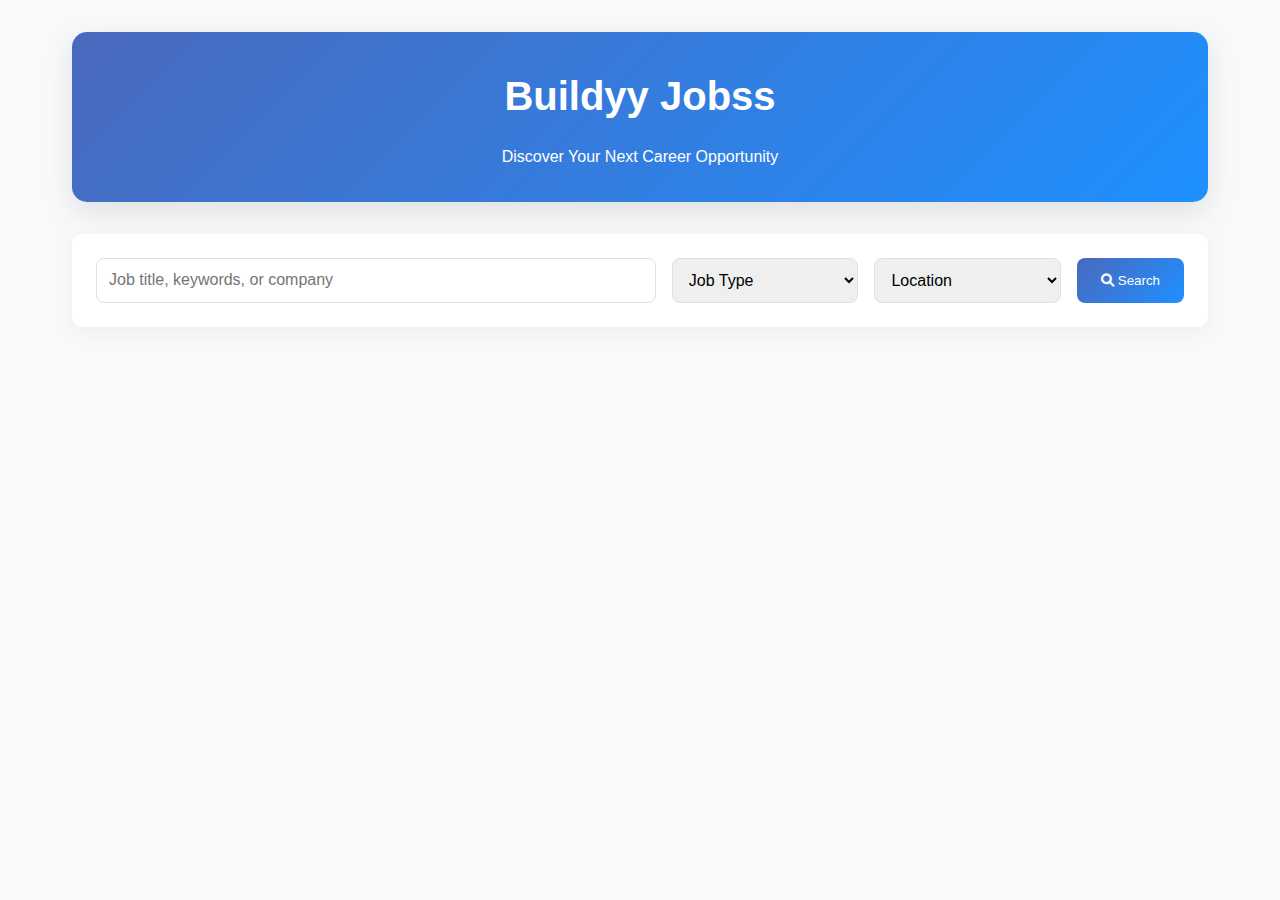
<file: job-search/index.html>
<!DOCTYPE html>
<html lang="en">
<head>
    <meta charset="UTF-8">
    <meta name="viewport" content="width=device-width, initial-scale=1.0">
    <title>CareerPro - Advanced Job Search</title>
    <link href="https://cdnjs.cloudflare.com/ajax/libs/font-awesome/6.0.0-beta3/css/all.min.css" rel="stylesheet">
    <link rel="stylesheet" href="style.css">
</head>
<body>
    <div class="job-search-container">
        <div class="search-header">
            <h1>Buildyy Jobss</h1>
            <p>Discover Your Next Career Opportunity</p>
        </div>

        <form class="job-search-form" id="job-search-form">
            <input 
                type="text" 
                id="search-query" 
                placeholder="Job title, keywords, or company" 
                required
            >
            <select id="employment-type">
                <option value="">Job Type</option>
                <option value="FULL_TIME">Full-time</option>
                <option value="PART_TIME">Part-time</option>
                <option value="CONTRACT">Contract</option>
            </select>
            <select id="location">
                <option value="">Location</option>
                <option value="Remote">Remote</option>
                <option value="Onsite">Onsite</option>
            </select>
            <button type="submit" class="search-btn">
                <i class="fas fa-search"></i> Search
            </button>
        </form>

        <div id="loading">
            <p>Finding your perfect job...</p>
        </div>

        <div id="job-results"></div>
    </div>
    <script src="./script.js"></script>
</body>
</html>
</file>
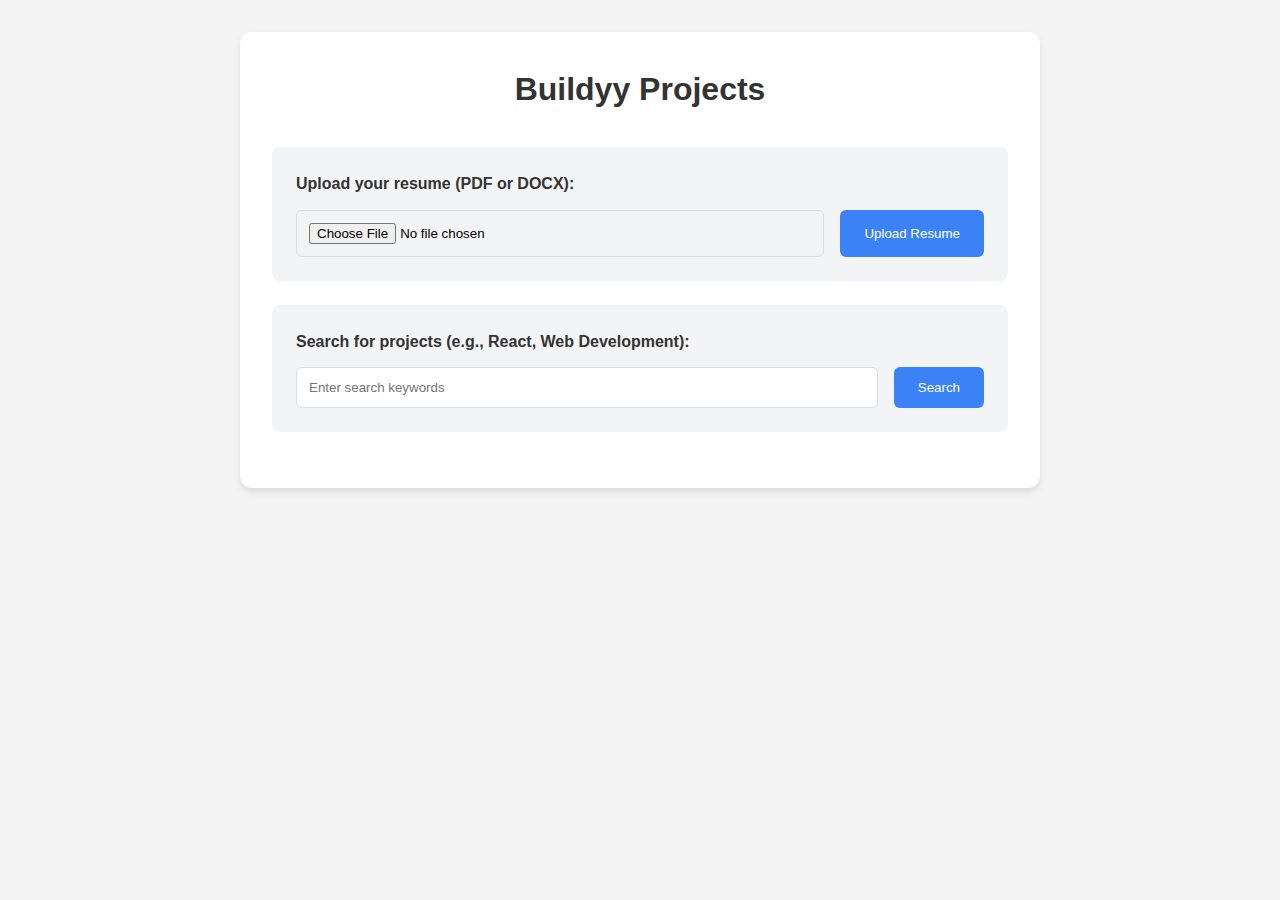
<file: projects-search/index.html>
<!DOCTYPE html>
<html lang="en">
<head>
    <meta charset="UTF-8">
    <meta name="viewport" content="width=device-width, initial-scale=1.0">
    <title>Project Recommendation App</title>
    <link rel="stylesheet" href="style.css">
</head>
<body>
    <div class="container">
        <h1 class="title">Buildyy Projects </h1>

        <div class="upload-section">
            <form id="resume-upload-form">
                <label for="resume-file">Upload your resume (PDF or DOCX):</label>
                <div class="input-group">
                    <input type="file" id="resume-file" accept=".pdf, .docx" required>
                    <button type="submit" class="btn">Upload Resume</button>
                </div>
            </form>
        </div>

        <div class="search-section">
            <label for="manual-search">Search for projects (e.g., React, Web Development):</label>
            <div class="input-group">
                <input type="text" id="manual-search" placeholder="Enter search keywords">
                <button id="search-btn" class="btn">Search</button>
            </div>
        </div>

        <div id="project-recommendations">
            <!-- Recommended projects will appear here -->
        </div>
    </div>
    <script src="./script.js"></script>
</body>
</html>
</file>
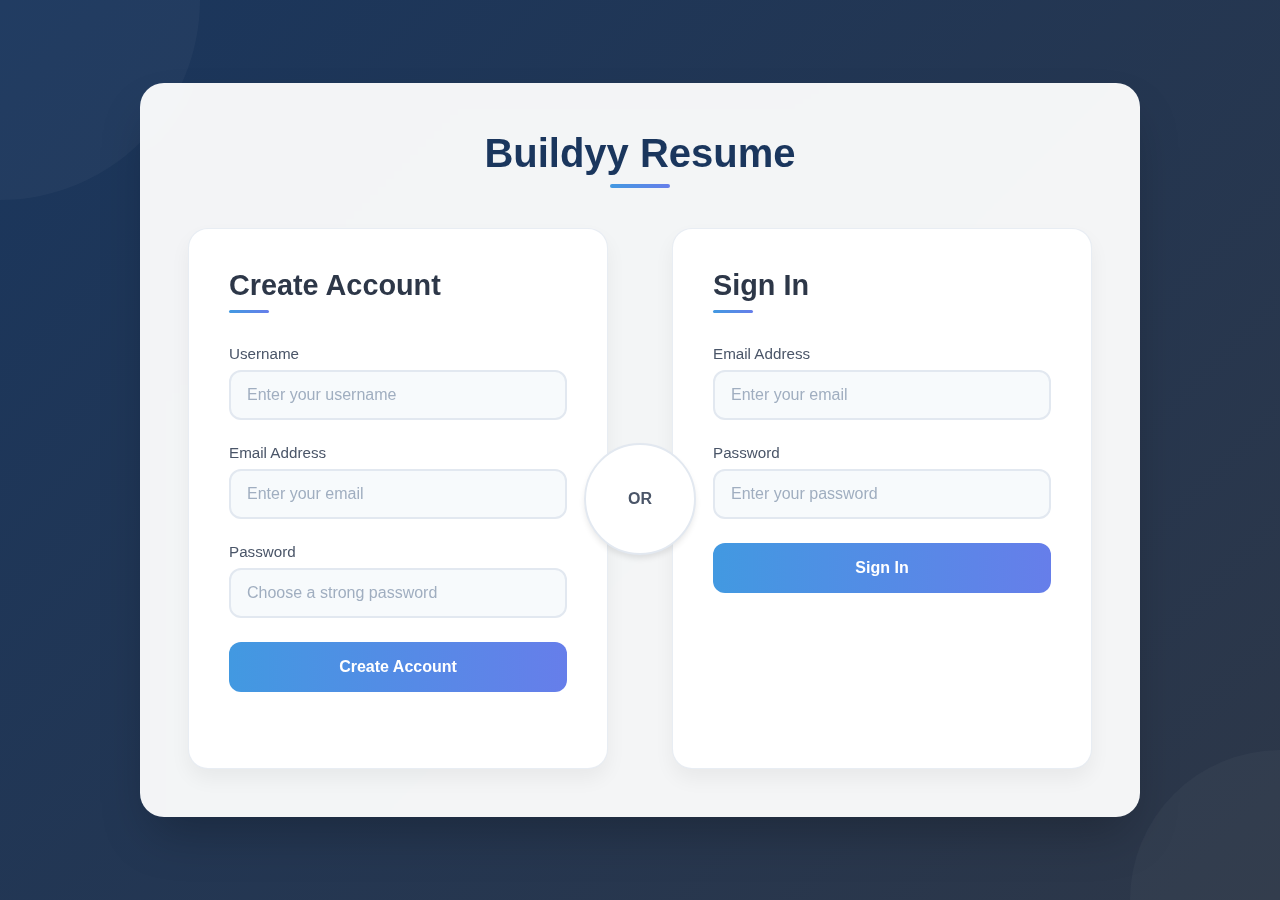
<file: login/login.html>
<!DOCTYPE html>
<html lang="en">
<head>
  <meta charset="UTF-8">
  <meta name="viewport" content="width=device-width, initial-scale=1.0">
  <title>Login and Signup</title>
  <link rel="stylesheet" href="styles.css">
</head>
<body>
  <!-- Animated background circles -->
  <div class="bg-circle"></div>
  <div class="bg-circle"></div>

  <div id="auth-container">
    <h1>Buildyy Resume</h1>
    <div id="forms">
      <!-- Signup Form -->
      <div id="signup-form">
        <h2>Create Account</h2>
        <div class="input-group">
          <label for="signup-username">Username</label>
          <input type="text" id="signup-username" placeholder="Enter your username" required>
        </div>

        <div class="input-group">
          <label for="signup-email">Email Address</label>
          <input type="email" id="signup-email" placeholder="Enter your email" required>
        </div>

        <div class="input-group">
          <label for="signup-password">Password</label>
          <input type="password" id="signup-password" placeholder="Choose a strong password" required>
        </div>

        <button id="signup-btn">Create Account</button>
        <div id="signup-message" class="message"></div>
      </div>

      <!-- Login Form -->
      <div id="login-form">
        <h2>Sign In</h2>
        <div class="input-group">
          <label for="login-email">Email Address</label>
          <input type="email" id="login-email" placeholder="Enter your email" required>
        </div>

        <div class="input-group">
          <label for="login-password">Password</label>
          <input type="password" id="login-password" placeholder="Enter your password" required>
        </div>

        <button id="login-btn">Sign In</button>
        <div id="login-message" class="message"></div>
      </div>
    </div>
  </div>
  <script src="./script.js"></script>
</body>
</html>
</file>
<file: job-search/style.css>
:root {
    --primary-color: #4a69bd;
    --secondary-color: #1e90ff;
    --background-light: #f8f9fa;
    --text-dark: #2c3e50;
    --gradient-primary: linear-gradient(135deg, #4a69bd 0%, #1e90ff 100%);
}

* {
    margin: 0;
    padding: 0;
    box-sizing: border-box;
}

body {
    font-family: 'Inter', sans-serif;
    background-color: var(--background-light);
    color: var(--text-dark);
    line-height: 1.6;
}

.job-search-container {
    max-width: 1200px;
    margin: 0 auto;
    padding: 2rem;
}

.search-header {
    background: var(--gradient-primary);
    color: white;
    padding: 2rem;
    border-radius: 15px;
    text-align: center;
    margin-bottom: 2rem;
    box-shadow: 0 10px 30px rgba(0,0,0,0.1);
}

.search-header h1 {
    font-size: 2.5rem;
    margin-bottom: 1rem;
}

.job-search-form {
    display: grid;
    grid-template-columns: 3fr 1fr 1fr auto;
    gap: 1rem;
    background: white;
    padding: 1.5rem;
    border-radius: 10px;
    box-shadow: 0 5px 20px rgba(0,0,0,0.05);
}

.job-search-form input, 
.job-search-form select {
    width: 100%;
    padding: 0.75rem;
    border: 1px solid #e0e0e0;
    border-radius: 8px;
    font-size: 1rem;
    transition: all 0.3s ease;
}

.job-search-form input:focus,
.job-search-form select:focus {
    border-color: var(--secondary-color);
    outline: none;
    box-shadow: 0 0 0 3px rgba(30, 144, 255, 0.1);
}

.search-btn {
    background: var(--gradient-primary);
    color: white;
    border: none;
    padding: 0.75rem 1.5rem;
    border-radius: 8px;
    cursor: pointer;
    transition: transform 0.3s ease;
}

.search-btn:hover {
    transform: translateY(-3px);
    box-shadow: 0 4px 15px rgba(0,0,0,0.1);
}

#job-results {
    display: grid;
    grid-template-columns: repeat(auto-fill, minmax(300px, 1fr));
    gap: 1.5rem;
    margin-top: 2rem;
}

.job-card {
    background: white;
    border-radius: 10px;
    padding: 1.5rem;
    box-shadow: 0 5px 20px rgba(0,0,0,0.05);
    transition: all 0.3s ease;
    position: relative;
    overflow: hidden;
}

.job-card:hover {
    transform: translateY(-10px);
    box-shadow: 0 15px 30px rgba(0,0,0,0.1);
}

.job-card::before {
    content: '';
    position: absolute;
    top: 0;
    left: 0;
    width: 100%;
    height: 5px;
    background: var(--gradient-primary);
}

.job-card h3 {
    color: var(--primary-color);
    margin-bottom: 0.5rem;
}

.job-card .company {
    color: #7f8c8d;
    margin-bottom: 0.5rem;
}

.job-card .details {
    display: flex;
    justify-content: space-between;
    margin-top: 1rem;
}

.job-card .apply-btn {
    background: var(--secondary-color);
    color: white;
    padding: 0.5rem 1rem;
    text-decoration: none;
    border-radius: 5px;
    transition: background 0.3s ease;
}

.job-card .apply-btn:hover {
    background: var(--primary-color);
}

#loading {
    text-align: center;
    grid-column: 1 / -1;
    color: var(--primary-color);
    display: none;
}
</file>
<file: projects-search/style.css>
:root {
    --primary-color: #3B82F6;
    --secondary-color: #F3F4F6;
    --text-dark: #333;
    --text-light: #666;
    --bg-light: #f4f4f4;
}

* {
    box-sizing: border-box;
    margin: 0;
    padding: 0;
    font-family: Arial, sans-serif;
}

body {
    background-color: var(--bg-light);
    display: flex;
    justify-content: center;
    padding: 2rem;
    line-height: 1.6;
}

.container {
    background-color: white;
    width: 100%;
    max-width: 800px;
    padding: 2rem;
    border-radius: 12px;
    box-shadow: 0 4px 6px rgba(0,0,0,0.1);
}

.title {
    text-align: center;
    color: var(--text-dark);
    margin-bottom: 2rem;
}

.upload-section, .search-section {
    background-color: var(--secondary-color);
    padding: 1.5rem;
    border-radius: 8px;
    margin-bottom: 1.5rem;
}

.upload-section label, .search-section label {
    display: block;
    margin-bottom: 0.8rem;
    color: var(--text-dark);
    font-weight: bold;
}

.input-group {
    display: flex;
    gap: 1rem;
}

#resume-file, #manual-search {
    flex-grow: 1;
    padding: 0.75rem;
    border: 1px solid #ddd;
    border-radius: 6px;
}

.btn {
    background-color: var(--primary-color);
    color: white;
    border: none;
    padding: 0.75rem 1.5rem;
    border-radius: 6px;
    cursor: pointer;
    transition: background-color 0.3s ease;
}

.btn:hover {
    background-color: #2563EB;
}

#project-recommendations {
    display: grid;
    grid-template-columns: repeat(auto-fill, minmax(250px, 1fr));
    gap: 1rem;
}

.project {
    background-color: white;
    border: 1px solid #e0e0e0;
    border-radius: 8px;
    padding: 1rem;
    box-shadow: 0 2px 4px rgba(0,0,0,0.05);
    transition: transform 0.3s ease;
}

.project:hover {
    transform: translateY(-5px);
}

.project h3 {
    color: var(--primary-color);
    margin-bottom: 0.5rem;
}

.project h3 a {
    text-decoration: none;
    color: inherit;
}

.project p {
    color: var(--text-light);
    margin-bottom: 0.5rem;
}

@media (max-width: 600px) {
    .input-group {
        flex-direction: column;
    }
}
</file>
<file: login/styles.css>
* {
    margin: 0;
    padding: 0;
    box-sizing: border-box;
    font-family: 'Segoe UI', Tahoma, Geneva, Verdana, sans-serif;
  }

  body {
    min-height: 100vh;
    display: flex;
    align-items: center;
    justify-content: center;
    background: linear-gradient(135deg, #1a365d 0%, #2d3748 100%);
    padding: 2rem;
    position: relative;
    overflow: hidden;
  }

  /* Animated background elements */
  .bg-circle {
    position: fixed;
    border-radius: 50%;
    background: rgba(255, 255, 255, 0.03);
    animation: float 8s infinite ease-in-out;
  }

  .bg-circle:nth-child(1) {
    width: 400px;
    height: 400px;
    top: -200px;
    left: -200px;
    animation-delay: 0s;
  }

  .bg-circle:nth-child(2) {
    width: 300px;
    height: 300px;
    bottom: -150px;
    right: -150px;
    animation-delay: -2s;
  }

  @keyframes float {
    0%, 100% { transform: translate(0, 0); }
    50% { transform: translate(20px, 20px); }
  }

  #auth-container {
    background: rgba(255, 255, 255, 0.95);
    border-radius: 24px;
    box-shadow: 0 25px 50px -12px rgba(0, 0, 0, 0.25);
    width: 100%;
    max-width: 1000px;
    padding: 3rem;
    position: relative;
    overflow: hidden;
    backdrop-filter: blur(10px);
  }

  h1 {
    text-align: center;
    color: #1a365d;
    margin-bottom: 2.5rem;
    font-size: 2.5rem;
    font-weight: 700;
    position: relative;
  }

  h1::after {
    content: '';
    display: block;
    width: 60px;
    height: 4px;
    background: linear-gradient(to right, #4299e1, #667eea);
    margin: 0.5rem auto;
    border-radius: 2px;
  }

  #forms {
    display: grid;
    grid-template-columns: 1fr 1fr;
    gap: 4rem;
    position: relative;
  }

  #forms::after {
    content: 'OR';
    position: absolute;
    left: 50%;
    top: 50%;
    transform: translate(-50%, -50%);
    background: white;
    padding: 1.5rem;
    color: #4a5568;
    font-weight: 600;
    border-radius: 50%;
    width: 60px;
    height: 60px;
    display: flex;
    align-items: center;
    justify-content: center;
    box-shadow: 0 4px 6px -1px rgba(0, 0, 0, 0.1);
    border: 2px solid #e2e8f0;
  }

  #signup-form, #login-form {
    background: white;
    padding: 2.5rem;
    border-radius: 20px;
    box-shadow: 0 10px 20px rgba(0, 0, 0, 0.05);
    border: 1px solid rgba(226, 232, 240, 0.8);
    transition: transform 0.3s ease, box-shadow 0.3s ease;
  }

  #signup-form:hover, #login-form:hover {
    transform: translateY(-5px);
    box-shadow: 0 15px 30px rgba(0, 0, 0, 0.1);
  }

  h2 {
    color: #2d3748;
    margin-bottom: 2rem;
    font-size: 1.8rem;
    font-weight: 600;
    position: relative;
  }

  h2::after {
    content: '';
    display: block;
    width: 40px;
    height: 3px;
    background: linear-gradient(to right, #4299e1, #667eea);
    margin-top: 0.5rem;
    border-radius: 2px;
  }

  .input-group {
    margin-bottom: 1.5rem;
    position: relative;
  }

  label {
    display: block;
    margin-bottom: 0.5rem;
    color: #4a5568;
    font-weight: 500;
    font-size: 0.95rem;
  }

  input {
    width: 100%;
    padding: 0.875rem 1rem;
    border: 2px solid #e2e8f0;
    border-radius: 12px;
    font-size: 1rem;
    transition: all 0.3s ease;
    color: #2d3748;
    background: #f7fafc;
  }

  input:focus {
    outline: none;
    border-color: #4299e1;
    box-shadow: 0 0 0 3px rgba(66, 153, 225, 0.15);
    background: white;
  }

  input::placeholder {
    color: #a0aec0;
  }

  button {
    width: 100%;
    padding: 1rem;
    background: linear-gradient(to right, #4299e1, #667eea);
    color: white;
    border: none;
    border-radius: 12px;
    font-size: 1rem;
    font-weight: 600;
    cursor: pointer;
    transition: all 0.3s ease;
    position: relative;
    overflow: hidden;
  }

  button::after {
    content: '';
    position: absolute;
    top: 0;
    left: -100%;
    width: 100%;
    height: 100%;
    background: linear-gradient(to right, transparent, rgba(255, 255, 255, 0.2), transparent);
    transition: 0.5s;
  }

  button:hover::after {
    left: 100%;
  }

  button:hover {
    transform: translateY(-2px);
    box-shadow: 0 5px 15px rgba(66, 153, 225, 0.4);
  }

  .message {
    margin-top: 1rem;
    text-align: center;
    font-size: 0.9rem;
    min-height: 20px;
    padding: 0.5rem;
    border-radius: 8px;
    transition: all 0.3s ease;
  }

  .error {
    background: #fff5f5;
    color: #e53e3e;
    border: 1px solid #feb2b2;
  }

  .success {
    background: #f0fff4;
    color: #38a169;
    border: 1px solid #9ae6b4;
  }

  @media (max-width: 768px) {
    #forms {
      grid-template-columns: 1fr;
      gap: 2rem;
    }

    #forms::after {
      display: none;
    }

    #auth-container {
      padding: 2rem;
    }

    h1 {
      font-size: 2rem;
    }

    h2 {
      font-size: 1.5rem;
    }
  }
</file>
